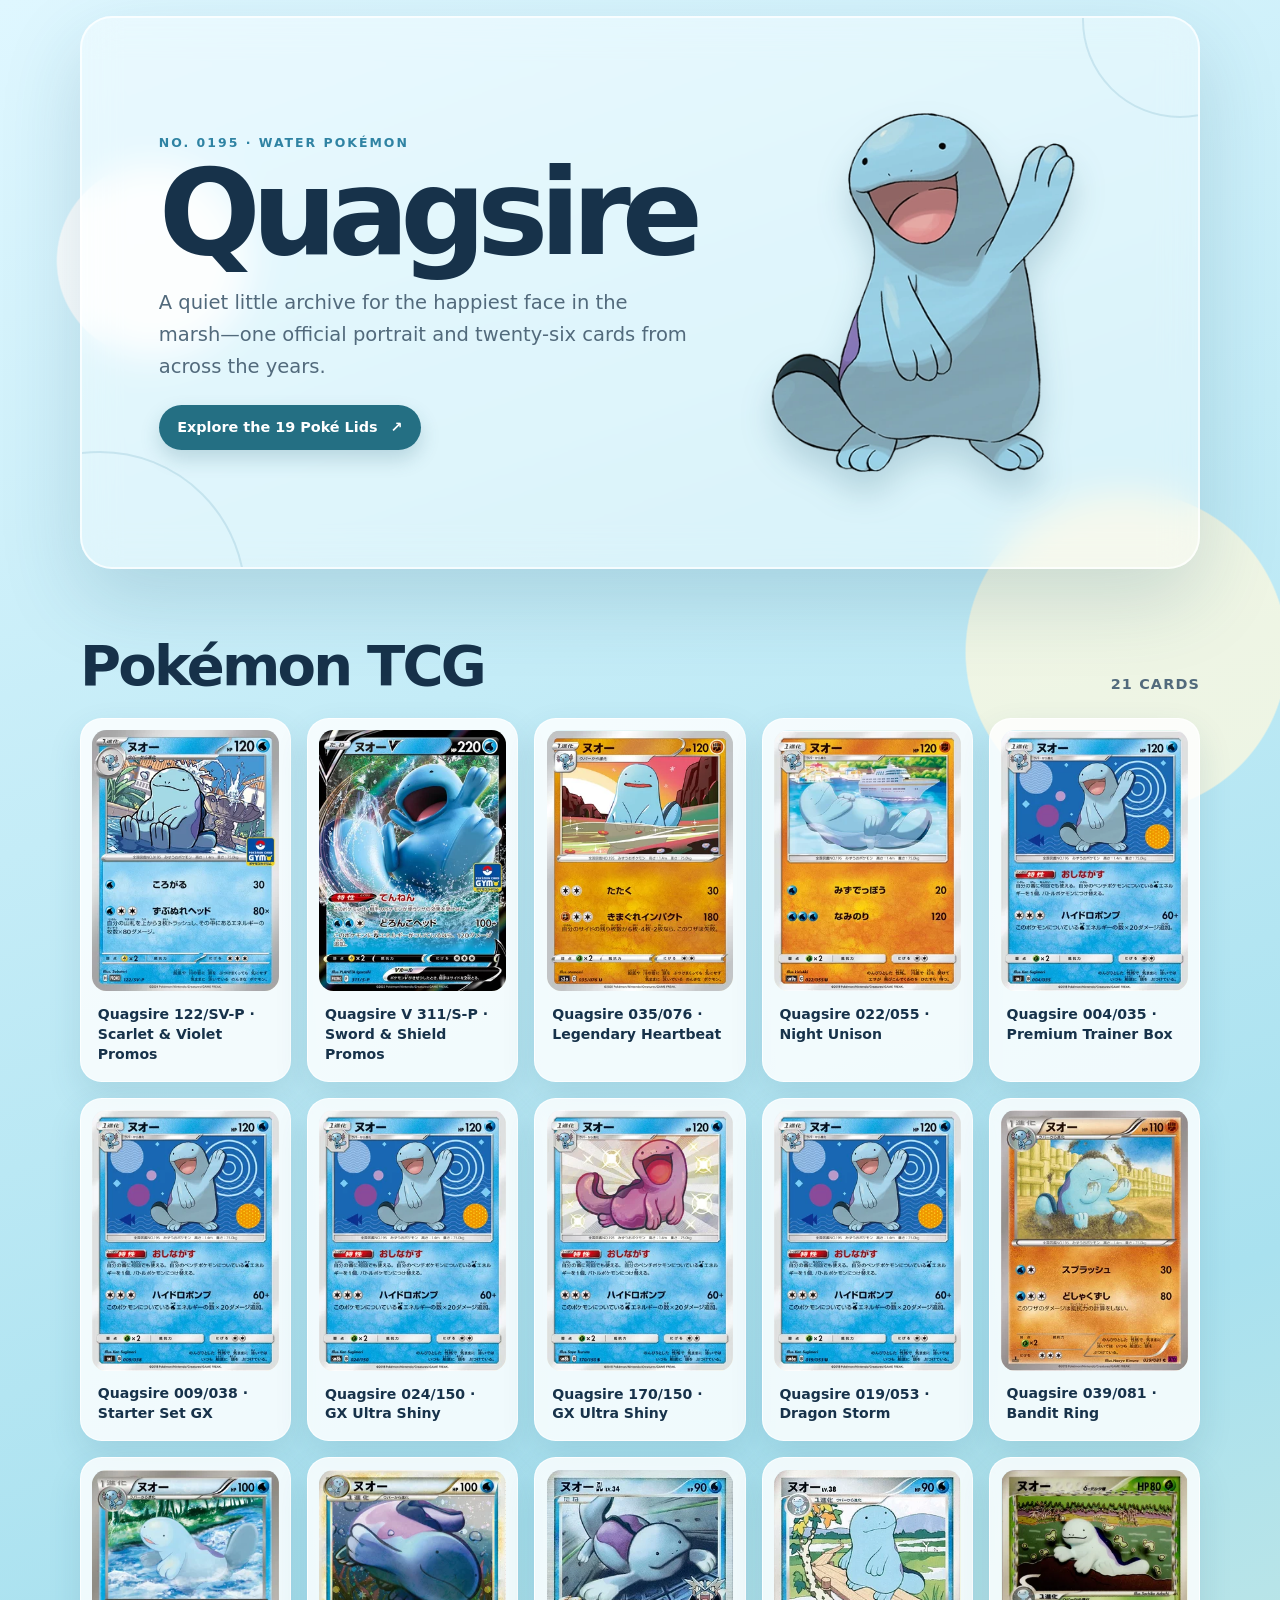
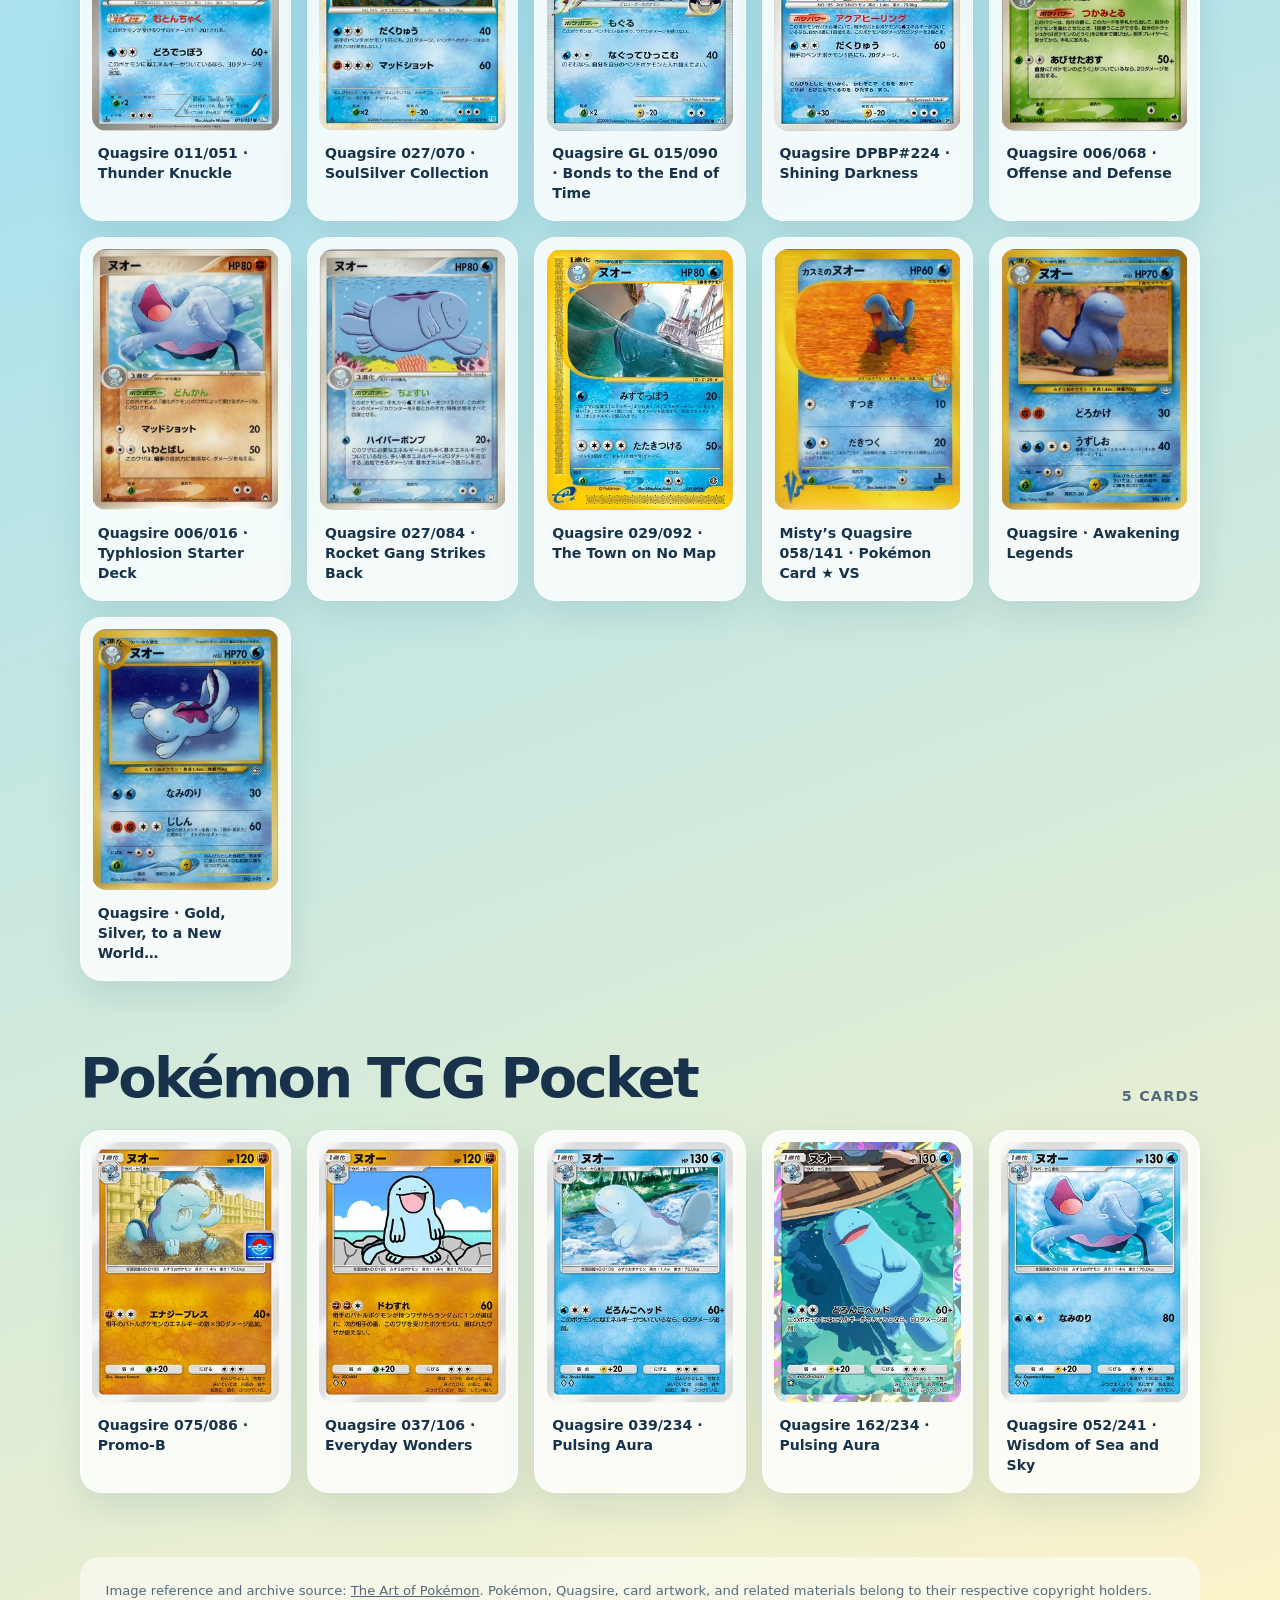
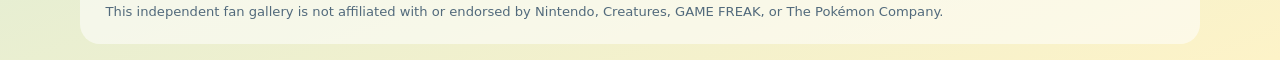
<file: index.html>
<!doctype html>
<html lang="en">
<head>
  <meta charset="utf-8">
  <meta name="viewport" content="width=device-width, initial-scale=1">
  <meta name="description" content="A small gallery celebrating Quagsire through official artwork and trading cards.">
  <title>Quagsire Gallery</title>
  <style>
    :root {
      color-scheme: light;
      --ink: #17324a;
      --muted: #526a7c;
      --water: #89d1e8;
      --deep-water: #2f83a3;
      --cream: #fff9df;
      --card: rgba(255, 255, 255, 0.82);
    }

    * { box-sizing: border-box; }

    html { scroll-behavior: smooth; }

    body {
      margin: 0;
      min-height: 100vh;
      color: var(--ink);
      background:
        radial-gradient(circle at 12% 8%, rgba(255,255,255,.9) 0 6rem, transparent 6.1rem),
        radial-gradient(circle at 88% 20%, rgba(255,249,223,.75) 0 10rem, transparent 10.1rem),
        linear-gradient(160deg, #dff7ff 0%, #a9e1ef 46%, #fdf3c8 100%);
      font-family: ui-rounded, "SF Pro Rounded", "Avenir Next", system-ui, sans-serif;
    }

    a { color: inherit; }

    .hero {
      position: relative;
      overflow: hidden;
      display: grid;
      grid-template-columns: minmax(0, 1.15fr) minmax(220px, .85fr);
      gap: 2rem;
      align-items: center;
      width: min(1120px, calc(100% - 2rem));
      margin: 1rem auto 0;
      padding: clamp(2rem, 6vw, 5rem);
      border: 2px solid rgba(255,255,255,.72);
      border-radius: 2rem;
      background: rgba(255,255,255,.36);
      box-shadow: 0 30px 80px rgba(27, 91, 114, .18);
      backdrop-filter: blur(18px);
    }

    .hero::before,
    .hero::after {
      content: "";
      position: absolute;
      border-radius: 999px;
      border: 2px solid rgba(47, 131, 163, .15);
    }

    .hero::before { width: 18rem; height: 18rem; left: -8rem; bottom: -11rem; }
    .hero::after { width: 12rem; height: 12rem; right: -5rem; top: -6rem; }

    .eyebrow {
      margin: 0 0 .6rem;
      color: var(--deep-water);
      font-size: .78rem;
      font-weight: 800;
      letter-spacing: .16em;
      text-transform: uppercase;
    }

    h1 {
      margin: 0;
      font-size: clamp(3.5rem, 10vw, 7.5rem);
      line-height: .88;
      letter-spacing: -.075em;
    }

    .intro {
      max-width: 34rem;
      margin: 1.35rem 0 0;
      color: var(--muted);
      font-size: clamp(1rem, 2vw, 1.22rem);
      line-height: 1.65;
    }

    .lid-cta {
      display: inline-flex;
      align-items: center;
      gap: .8rem;
      margin-top: 1.35rem;
      padding: .9rem 1.15rem;
      border-radius: 999px;
      background: #246f83;
      color: white;
      font-size: .9rem;
      font-weight: 800;
      text-decoration: none;
      box-shadow: 0 9px 20px rgba(24, 91, 111, .2);
    }

    .lid-cta:hover { background: #19596f; }

    .hero-art {
      position: relative;
      z-index: 1;
      width: clamp(280px, 32vw, 420px);
      max-width: 100%;
      height: auto;
      margin-inline: auto;
      filter: drop-shadow(0 1.25rem 1rem rgba(26, 84, 109, .2));
      animation: float 5s ease-in-out infinite;
    }

    @keyframes float {
      0%, 100% { transform: translateY(0) rotate(-1deg); }
      50% { transform: translateY(-12px) rotate(1deg); }
    }

    main {
      width: min(1120px, calc(100% - 2rem));
      margin: 4rem auto;
    }

    .section-head {
      display: flex;
      align-items: end;
      justify-content: space-between;
      gap: 1rem;
      margin-bottom: 1.25rem;
    }

    .gallery-block + .gallery-block { margin-top: 4rem; }

    h2 {
      margin: 0;
      font-size: clamp(2rem, 5vw, 3.5rem);
      letter-spacing: -.05em;
    }

    .count {
      margin: 0 0 .35rem;
      color: var(--muted);
      font-size: .9rem;
      font-weight: 700;
      letter-spacing: .08em;
      text-transform: uppercase;
    }

    .gallery {
      display: grid;
      grid-template-columns: repeat(auto-fit, minmax(210px, 1fr));
      gap: 1rem;
    }

    figure {
      margin: 0;
      padding: .7rem;
      border: 1px solid rgba(255,255,255,.8);
      border-radius: 1.35rem;
      background: var(--card);
      box-shadow: 0 14px 34px rgba(28, 85, 106, .12);
      transition: transform .2s ease, box-shadow .2s ease;
    }

    figure:hover {
      transform: translateY(-5px);
      box-shadow: 0 20px 42px rgba(28, 85, 106, .2);
    }

    figure img {
      display: block;
      width: 100%;
      aspect-ratio: 733 / 1024;
      object-fit: contain;
      border-radius: .9rem;
      background: linear-gradient(145deg, #dff6fb, #fff8d9);
    }

    figcaption {
      min-height: 4.1em;
      padding: .85rem .35rem .3rem;
      font-size: .88rem;
      font-weight: 700;
      line-height: 1.42;
    }

    footer {
      width: min(1120px, calc(100% - 2rem));
      margin: 0 auto 1rem;
      padding: 1.4rem 1.6rem;
      border-radius: 1.25rem;
      color: var(--muted);
      background: rgba(255,255,255,.55);
      font-size: .82rem;
      line-height: 1.6;
    }

    footer p { margin: 0; }

    @media (max-width: 700px) {
      .hero { grid-template-columns: 1fr; text-align: center; }
      .intro { margin-inline: auto; }
      .hero-art { width: min(88%, 360px); grid-row: 1; }
      .section-head { align-items: start; flex-direction: column; }
    }

    @media (prefers-reduced-motion: reduce) {
      * { scroll-behavior: auto !important; }
      .hero-art { animation: none; }
      figure { transition: none; }
    }
  </style>
</head>
<body>
  <header class="hero">
    <div>
      <p class="eyebrow">No. 0195 · Water Pokémon</p>
      <h1>Quagsire</h1>
      <p class="intro">A quiet little archive for the happiest face in the marsh—one official portrait and twenty-six cards from across the years.</p>
      <a class="lid-cta" href="lids.html">Explore the 19 Poké Lids <span aria-hidden="true">↗</span></a>
    </div>
    <img class="hero-art" src="assets/quagsire/quagsire-official.webp" alt="Official artwork of Quagsire" width="475" height="475">
  </header>

  <main>
    <section class="gallery-block" aria-labelledby="tcg-heading">
      <div class="section-head">
        <h2 id="tcg-heading">Pokémon TCG</h2>
        <p class="count">21 cards</p>
      </div>

      <div class="gallery">
      <figure><img src="assets/quagsire/card-01.webp" alt="Quagsire 122/SV-P card" loading="lazy"><figcaption>Quagsire 122/SV-P · Scarlet &amp; Violet Promos</figcaption></figure>
      <figure><img src="assets/quagsire/card-02.webp" alt="Quagsire V 311/S-P card" loading="lazy"><figcaption>Quagsire V 311/S-P · Sword &amp; Shield Promos</figcaption></figure>
      <figure><img src="assets/quagsire/card-03.webp" alt="Quagsire 035/076 card" loading="lazy"><figcaption>Quagsire 035/076 · Legendary Heartbeat</figcaption></figure>
      <figure><img src="assets/quagsire/card-04.webp" alt="Quagsire 022/055 card" loading="lazy"><figcaption>Quagsire 022/055 · Night Unison</figcaption></figure>
      <figure><img src="assets/quagsire/card-05.webp" alt="Quagsire 004/035 card" loading="lazy"><figcaption>Quagsire 004/035 · Premium Trainer Box</figcaption></figure>
      <figure><img src="assets/quagsire/card-06.webp" alt="Quagsire 009/038 card" loading="lazy"><figcaption>Quagsire 009/038 · Starter Set GX</figcaption></figure>
      <figure><img src="assets/quagsire/card-07.webp" alt="Quagsire 024/150 card" loading="lazy"><figcaption>Quagsire 024/150 · GX Ultra Shiny</figcaption></figure>
      <figure><img src="assets/quagsire/card-08.webp" alt="Quagsire 170/150 card" loading="lazy"><figcaption>Quagsire 170/150 · GX Ultra Shiny</figcaption></figure>
      <figure><img src="assets/quagsire/card-09.webp" alt="Quagsire 019/053 card" loading="lazy"><figcaption>Quagsire 019/053 · Dragon Storm</figcaption></figure>
      <figure><img src="assets/quagsire/card-10.webp" alt="Quagsire 039/081 card" loading="lazy"><figcaption>Quagsire 039/081 · Bandit Ring</figcaption></figure>
      <figure><img src="assets/quagsire/card-11.webp" alt="Quagsire 011/051 card" loading="lazy"><figcaption>Quagsire 011/051 · Thunder Knuckle</figcaption></figure>
      <figure><img src="assets/quagsire/card-12.webp" alt="Quagsire 027/070 card" loading="lazy"><figcaption>Quagsire 027/070 · SoulSilver Collection</figcaption></figure>
      <figure><img src="assets/quagsire/card-13.webp" alt="Quagsire GL 015/090 card" loading="lazy"><figcaption>Quagsire GL 015/090 · Bonds to the End of Time</figcaption></figure>
      <figure><img src="assets/quagsire/card-14.webp" alt="Quagsire DPBP 224 card" loading="lazy"><figcaption>Quagsire DPBP#224 · Shining Darkness</figcaption></figure>
      <figure><img src="assets/quagsire/card-15.webp" alt="Quagsire 006/068 card" loading="lazy"><figcaption>Quagsire 006/068 · Offense and Defense</figcaption></figure>
      <figure><img src="assets/quagsire/card-16.webp" alt="Quagsire 006/016 card" loading="lazy"><figcaption>Quagsire 006/016 · Typhlosion Starter Deck</figcaption></figure>
      <figure><img src="assets/quagsire/card-17.webp" alt="Quagsire 027/084 card" loading="lazy"><figcaption>Quagsire 027/084 · Rocket Gang Strikes Back</figcaption></figure>
      <figure><img src="assets/quagsire/card-18.webp" alt="Quagsire 029/092 card" loading="lazy"><figcaption>Quagsire 029/092 · The Town on No Map</figcaption></figure>
      <figure><img src="assets/quagsire/card-19.webp" alt="Misty's Quagsire 058/141 card" loading="lazy"><figcaption>Misty’s Quagsire 058/141 · Pokémon Card ★ VS</figcaption></figure>
      <figure><img src="assets/quagsire/card-20.webp" alt="Quagsire Awakening Legends card" loading="lazy"><figcaption>Quagsire · Awakening Legends</figcaption></figure>
      <figure><img src="assets/quagsire/card-21.webp" alt="Quagsire Gold Silver to a New World card" loading="lazy"><figcaption>Quagsire · Gold, Silver, to a New World…</figcaption></figure>
      </div>
    </section>

    <section class="gallery-block" aria-labelledby="pocket-heading">
      <div class="section-head">
        <h2 id="pocket-heading">Pokémon TCG Pocket</h2>
        <p class="count">5 cards</p>
      </div>

      <div class="gallery">
      <figure><img src="assets/quagsire/card-22.webp" alt="Quagsire 075/086 Pocket card" loading="lazy"><figcaption>Quagsire 075/086 · Promo-B</figcaption></figure>
      <figure><img src="assets/quagsire/card-23.webp" alt="Quagsire 037/106 Pocket card" loading="lazy"><figcaption>Quagsire 037/106 · Everyday Wonders</figcaption></figure>
      <figure><img src="assets/quagsire/card-24.webp" alt="Quagsire 039/234 Pocket card" loading="lazy"><figcaption>Quagsire 039/234 · Pulsing Aura</figcaption></figure>
      <figure><img src="assets/quagsire/card-25.webp" alt="Quagsire 162/234 Pocket card" loading="lazy"><figcaption>Quagsire 162/234 · Pulsing Aura</figcaption></figure>
      <figure><img src="assets/quagsire/card-26.webp" alt="Quagsire 052/241 Pocket card" loading="lazy"><figcaption>Quagsire 052/241 · Wisdom of Sea and Sky</figcaption></figure>
      </div>
    </section>
  </main>

  <footer>
    <p>Image reference and archive source: <a href="https://www.artofpkm.com/pokemon/quagsire">The Art of Pokémon</a>. Pokémon, Quagsire, card artwork, and related materials belong to their respective copyright holders. This independent fan gallery is not affiliated with or endorsed by Nintendo, Creatures, GAME FREAK, or The Pokémon Company.</p>
  </footer>
</body>
</html>
</file>
